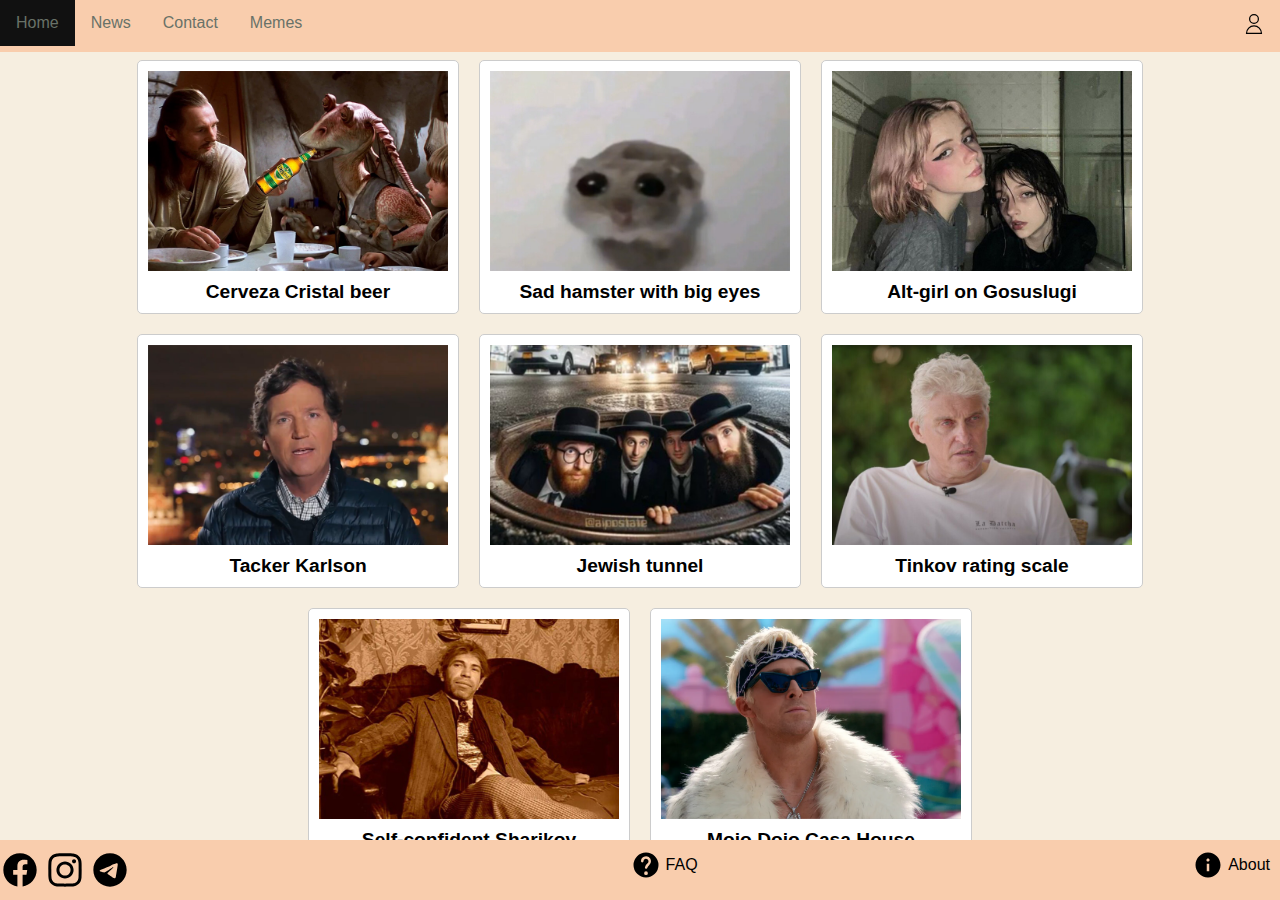
<file: index.html>
<!DOCTYPE html>
<html lang="en">
<head>
    <meta charset="UTF-8">
    <meta name="viewport" content="width=device-width, initial-scale=1.0">
    <title>Meme Encyclopedia</title>
    <link rel="stylesheet" href="styles/style.css">
    <script src="scripts/login.js"></script>
    <script src="scripts/selector.js"></script>
</head>
<body>

    <ul id="navbar">
        <li><a href="index.html">Home</a></li>
        <li><a href="#news">News</a></li>
        <li><a href="contact.html" id="contactLink">Contact</a></li>
        <li style="float:right" class="login-menu">
          <a href="#" class="menu-icon" id="loginButton" onclick="toggleLoginMenu()">
              <img src="icons/user.svg" alt="Menu Icon">
          </a>
          <div id="loginDropdown" class="dropdown-content login-dropdown">
              <form action="#" method="post">
                  <input type="text" id="username" placeholder="Username" name="username">
                  <input type="password" id="password" placeholder="Password" name="password">
                  <button type="submit">Login</button>
              </form>
              <p>Don't have an account? <a href="#">Register</a></p>
          </div>
      </li>
      
      <li class="dropdown">
        <a href="#" class="dropbtn" id="categoryButton">Memes</a>
        <div class="dropdown-content">
            <a href="#" data-tag="all" class="filterButton" id="filterButton">All</a>
            <a href="#" data-tag="images">Images</a>
            <a href="#" data-tag="videos">Videos</a>
            <a href="#" data-tag="people">People</a>
            <a href="#" data-tag="trends">Trends</a>
        </div>
    </li>
    </ul>
      <div class="memes-container">
        <a href="meme1.html" class="card-link" data-tags="trends">
            <div class="card">
            <img src="images/cerveza-cristal-memy.jpg" alt="Cerveza Cristal beer">
            <h2>Cerveza Cristal beer</h2>
            </div>
        </a>
        <a href="meme1.html" class="card-link" data-tags="videos, images">
            <div class="card">
                <img src="images/grustnyj-homjak-768x512.jpg" alt="Sad hamster with big eyes">
                <h2>Sad hamster with big eyes</h2>
            </div>
        </a>
        <a href="meme1.html" class="card-link" data-tags="images, trends">
            <div class="card">
                <img src="images/altushki.jpg" alt="Alt-girl on Gosuslugi">
                <h2>Alt-girl on Gosuslugi</h2>
            </div>
        </a>
        <a href="meme1.html" class="card-link" data-tags="people">
          <div class="card">
            <img src="images/taker-karlson-intervju.jpg" alt="Tucker Carlson">
            <h2>Tacker Karlson</h2>
          </div>
        </a>
        <a href="meme1.html" class="card-link" data-tags="trends">
          <div class="card">
            <img src="images/evrei-v-tonnele.jpg" alt="Jewish tunnel">
            <h2>Jewish tunnel</h2>
          </div>
        </a>
        <a href="meme1.html" class="card-link" data-tags="videos">
          <div class="card">
            <img src="images/tinkoff.jpg" alt="Tinkov rating scale">
            <h2>Tinkov rating scale</h2>
          </div>
        </a>
        <a href="meme1.html" class="card-link" data-tags="images">
          <div class="card">
            <img src="images/mem-sharikov.jpg" alt="Self-confident Sharikov">
            <h2>Self-confident Sharikov</h2>
          </div>
        </a>
        <a href="meme1.html" class="card-link" data-tags="trends">
          <div class="card">
            <img src="images/MojoDojoCasaHouse.png" alt="Mojo Dojo Casa House">
            <h2>Mojo Dojo Casa House</h2>
          </div>
        </a>
          
      </div>
      <footer>
        <ul class="footer-menu">
            <li>
                <a href="#">
                    <div class="social-icons-container">
                        <img src="icons/facebook-fill-svgrepo-com.svg" alt="Facebook">
                        <img src="icons/instagram-fill-svgrepo-com.svg" alt="Instagram">
                        <img src="icons/telegram-fill-svgrepo-com.svg" alt="Telegram">
                    </div>
                </a>
            </li>
            <li>
                <a href="#" class="footer-link">
                    <img src="icons/faq-svgrepo-com.svg" alt="FAQ">
                    FAQ
                </a>
            </li>
            <li>
                <a href="#" class="footer-link">
                    <img src="icons/about-filled-svgrepo-com.svg" alt="About">
                    About
                </a>
            </li>
        </ul>
    </footer>
    <script>
      function toggleLoginMenu() {
          var dropdown = document.getElementById('loginDropdown');
          dropdown.style.display = dropdown.style.display === 'block' ? 'none' : 'block';
      }
  </script>
    
</body>
</html>
</file>
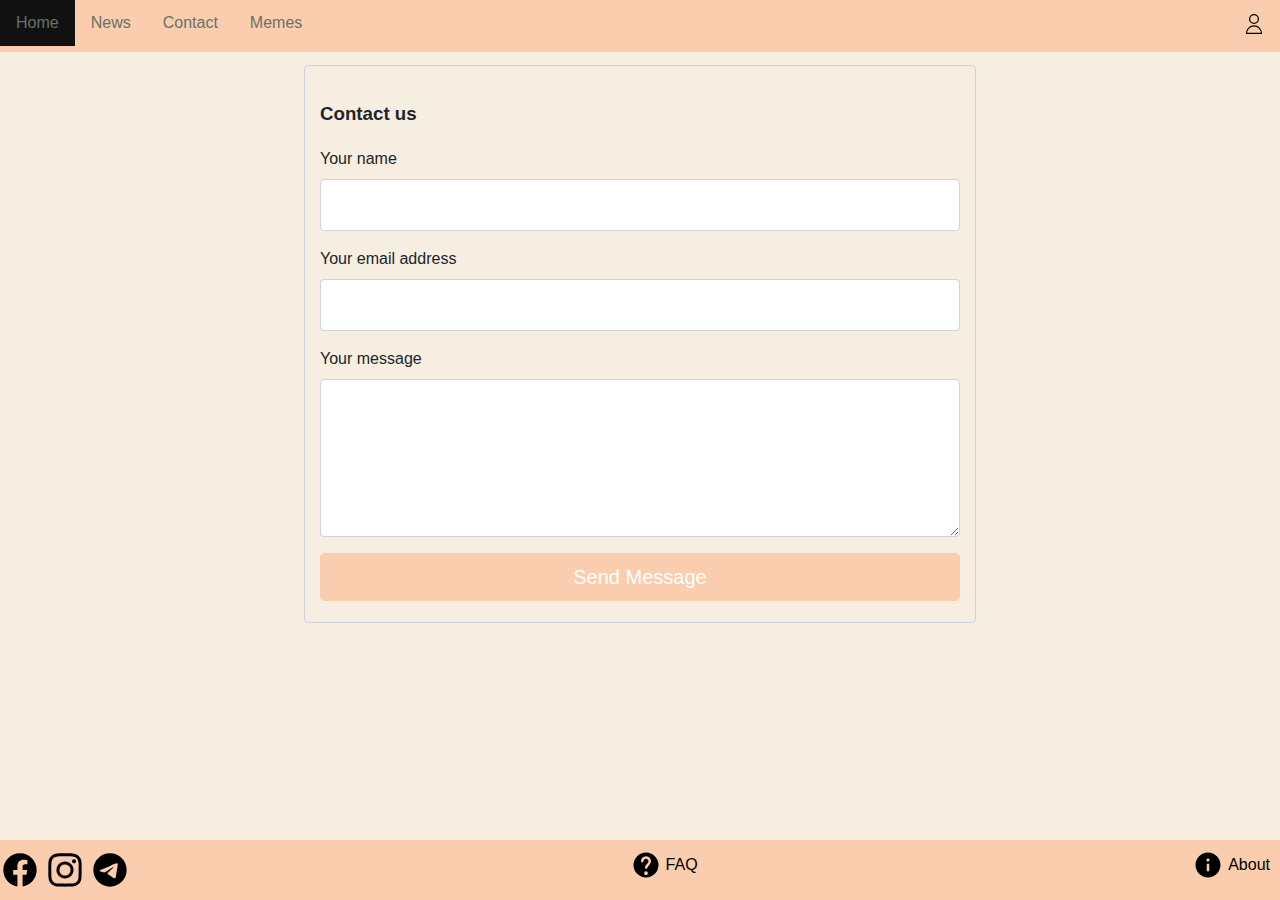
<file: contact.html>
<!DOCTYPE html>
<html lang="en">
<head>
    <meta charset="UTF-8">
    <meta name="viewport" content="width=device-width, initial-scale=1.0">
    <title>Contact</title>
    <link rel="stylesheet" href="styles/style.css">
</head>
<body>

    <header>
        <nav>
            <ul id="navbar">
                <li><a href="index.html">Home</a></li>
                <li><a href="#news">News</a></li>
                <li><a href="contact.html">Contact</a></li>
                <li style="float:right" class="login-menu">
                  <a href="#" class="menu-icon" onclick="toggleLoginMenu()">
                      <img src="icons/user.svg" alt="Menu Icon">
                  </a>
                  <div id="login-dropdown" class="dropdown-content login-dropdown">
                      <form action="#" method="post">
                          <input type="text" placeholder="Username" name="username">
                          <input type="password" placeholder="Password" name="password">
                          <button type="submit">Login</button>
                      </form>
                      <p>Don't have an account? <a href="#">Register</a></p>
                  </div>
              </li>
              
              <li class="dropdown">
                <a href="index.html" class="dropbtn">Memes</a>
                <div class="dropdown-content">
                    <a href="#" data-tag="all">All</a>
                    <a href="#" data-tag="images">Images</a>
                    <a href="#" data-tag="videos">Videos</a>
                    <a href="#" data-tag="people">People</a>
                    <a href="#" data-tag="trends">Trends</a>
                </div>
            </li>
        </nav>
    </header>

    <div class="fcf-body">

        <div id="fcf-form">
        <h3 class="fcf-h3">Contact us</h3>
    
        <form id="fcf-form-id" class="fcf-form-class" method="post" action="contact-form-process.php">
            
            <div class="fcf-form-group">
                <label for="Name" class="fcf-label">Your name</label>
                <div class="fcf-input-group">
                    <input type="text" id="Name" name="Name" class="fcf-form-control" required>
                </div>
            </div>
    
            <div class="fcf-form-group">
                <label for="Email" class="fcf-label">Your email address</label>
                <div class="fcf-input-group">
                    <input type="email" id="Email" name="Email" class="fcf-form-control" required>
                </div>
            </div>
    
            <div class="fcf-form-group">
                <label for="Message" class="fcf-label">Your message</label>
                <div class="fcf-input-group">
                    <textarea id="Message" name="Message" class="fcf-form-control" rows="6" maxlength="3000" required></textarea>
                </div>
            </div>
    
            <div class="fcf-form-group">
                <button type="submit" id="fcf-button" class="fcf-btn fcf-btn-primary fcf-btn-lg fcf-btn-block">Send Message</button>
            </div>
    
        </form>
        </div>
    
    </div>
    

    <footer>
        <ul class="footer-menu">
            <li>
                <a href="#">
                    <div class="social-icons-container">
                        <img src="icons/facebook-fill-svgrepo-com.svg" alt="Facebook">
                        <img src="icons/instagram-fill-svgrepo-com.svg" alt="Instagram">
                        <img src="icons/telegram-fill-svgrepo-com.svg" alt="Telegram">
                    </div>
                </a>
            </li>
            <li>
                <a href="#" class="footer-link">
                    <img src="icons/faq-svgrepo-com.svg" alt="FAQ">
                    FAQ
                </a>
            </li>
            <li>
                <a href="#" class="footer-link">
                    <img src="icons/about-filled-svgrepo-com.svg" alt="About">
                    About
                </a>
            </li>
        </ul>
    </footer>

</body>
</html>
</file>
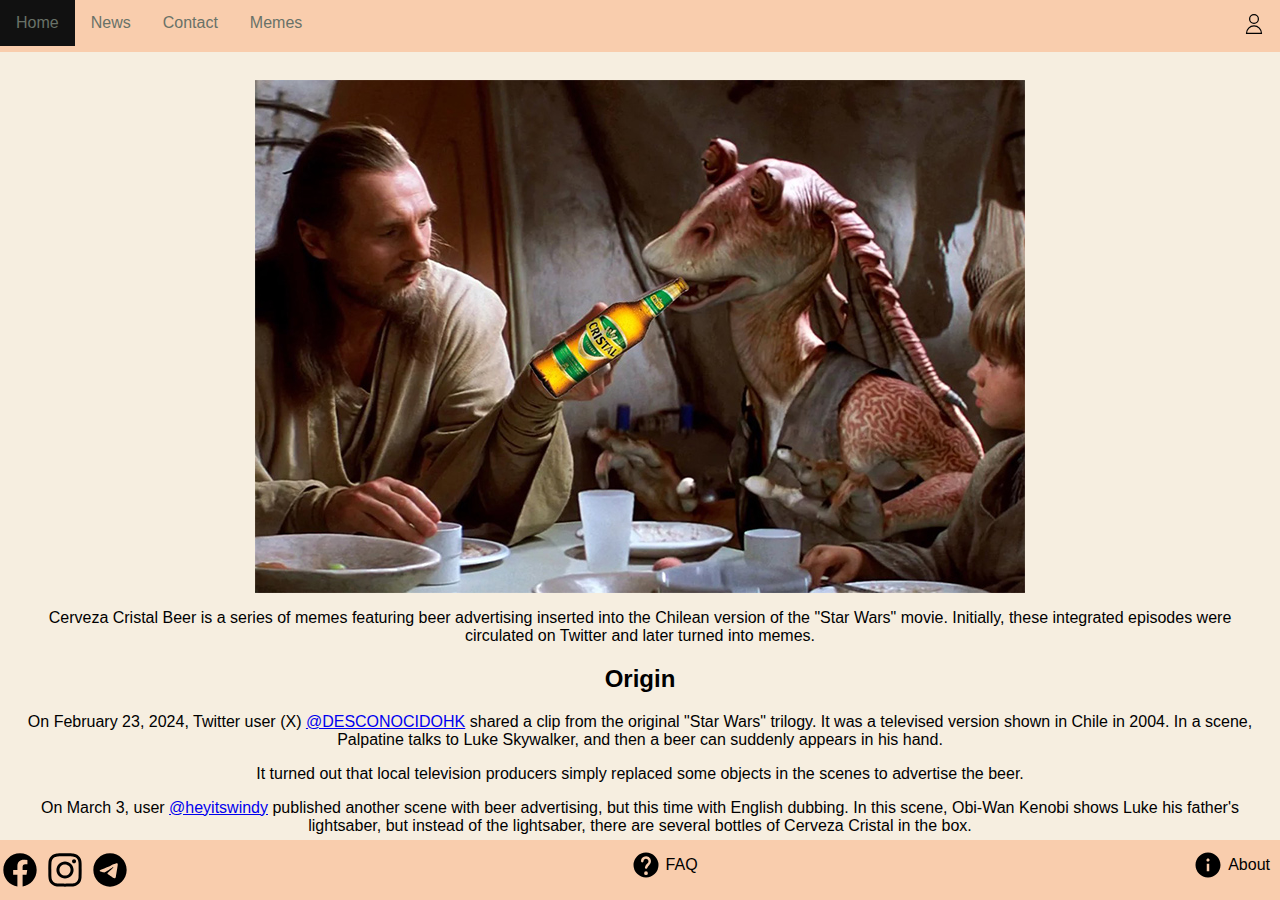
<file: meme1.html>
<!DOCTYPE html>
<html lang="en">
<head>
    <meta charset="UTF-8">
    <meta name="viewport" content="width=device-width, initial-scale=1.0">
    <title>Cerveza Cristal Meme</title>
    <link rel="stylesheet" href="styles/style.css">
    <link rel="stylesheet" href="styles/meme-style.css">
</head>
<body>
    <ul id="navbar">
        <li><a href="index.html">Home</a></li>
        <li><a href="#news">News</a></li>
        <li><a href="contact.html">Contact</a></li>
        <li style="float:right" class="login-menu">
          <a href="#" class="menu-icon" onclick="toggleLoginMenu()">
              <img src="icons/user.svg" alt="Menu Icon">
          </a>
          <div id="login-dropdown" class="dropdown-content login-dropdown">
              <form action="#" method="post">
                  <input type="text" placeholder="Username" name="username">
                  <input type="password" placeholder="Password" name="password">
                  <button type="submit">Login</button>
              </form>
              <p>Don't have an account? <a href="#">Register</a></p>
          </div>
      </li>
      
      <li class="dropdown">
        <a href="index.html" class="dropbtn">Memes</a>
        <div class="dropdown-content">
            <a href="#" data-tag="all">All</a>
            <a href="#" data-tag="images">Images</a>
            <a href="#" data-tag="videos">Videos</a>
            <a href="#" data-tag="people">People</a>
            <a href="#" data-tag="trends">Trends</a>
        </div>
    </li>
    
    </ul>
    <header>
        <h1>Cerveza Cristal Beer</h1>
    </header>

    <main>
        <img src="images/cerveza-cristal-memy.jpg" alt="Cerveza Cristal Meme">
        <p>Cerveza Cristal Beer is a series of memes featuring beer advertising inserted into the Chilean version of the "Star Wars" movie. Initially, these integrated episodes were circulated on Twitter and later turned into memes.</p>
        
        <h2>Origin</h2>
        <p>On February 23, 2024, Twitter user (X) <a href="https://twitter.com/DESCONOCIDOHK/status/1760770252537823471">@DESCONOCIDOHK</a> shared a clip from the original "Star Wars" trilogy. It was a televised version shown in Chile in 2004. In a scene, Palpatine talks to Luke Skywalker, and then a beer can suddenly appears in his hand.</p>
        <p>It turned out that local television producers simply replaced some objects in the scenes to advertise the beer.</p>
        
        <p>On March 3, user <a href="https://twitter.com/heyitswindy/status/1764023423485812995">@heyitswindy</a> published another scene with beer advertising, but this time with English dubbing. In this scene, Obi-Wan Kenobi shows Luke his father's lightsaber, but instead of the lightsaber, there are several bottles of Cerveza Cristal in the box.</p>
    </main>

    <footer>
        <ul class="footer-menu">
            <li>
                <a href="#">
                    <div class="social-icons-container">
                        <img src="icons/facebook-fill-svgrepo-com.svg" alt="Facebook">
                        <img src="icons/instagram-fill-svgrepo-com.svg" alt="Instagram">
                        <img src="icons/telegram-fill-svgrepo-com.svg" alt="Telegram">
                    </div>
                </a>
            </li>
            <li>
                <a href="#" class="footer-link">
                    <img src="icons/faq-svgrepo-com.svg" alt="FAQ">
                    FAQ
                </a>
            </li>
            <li>
                <a href="#" class="footer-link">
                    <img src="icons/about-filled-svgrepo-com.svg" alt="About">
                    About
                </a>
            </li>
        </ul>
    </footer>
</body>
</html>
</file>
<file: styles/style.css>
/* Основной цвет */
body {
    font-family: Arial, sans-serif;
    background-color: #f6eee0; /* Песочный */
    margin: 0;
    padding: 0;
}

/* Цвет верхнего меню */
ul#navbar {
    list-style-type: none;
    margin: 0;
    padding: 0;
    position: absolute;
    top: 0;
    left: 0;
    width: 100%;
    background-color: #f9cdad; /* Темно-серый */
}

ul#navbar li {
    float: left;
}

ul#navbar li a {
    display: block;
    color: #697268;
    text-align: center;
    padding: 14px 16px;
    text-decoration: none;
}

ul#navbar li a:hover {
    background-color: #111; /* Черный */
}

/* Цвет активной ссылки в верхнем меню */
ul#navbar li a.active {
    color: #697268; /* Розовый */
}

.memes-container {
    display: flex;
    justify-content: center;
    align-items: center;
    flex-wrap: wrap;
    margin-top: 50px;
}

.card {
    width: 300px;
    border: 1px solid #ccc;
    border-radius: 5px;
    margin: 10px;
    padding: 10px;
    background-color: #fff;
    text-align: center;
    overflow: hidden;
    transition: transform 0.3s ease;
}

.card:hover {
    transform: scale(1.05);
}

.card img {
    width: 100%;
    height: auto;
    max-width: 100%;
    display: block;
    margin-bottom: 10px;
}

.card h2 {
    margin: 0;
    overflow: hidden;
    white-space: nowrap;
    text-overflow: ellipsis;
    font-size: 1.2em;
}

/* Стили для выпадающего меню */
.dropdown {
    float: left;
    overflow: hidden;
}

.dropdown .dropbtn {
    font-size: 16px;
    border: none;
    outline: none;
    color: white;
    padding: 14px 16px;
    background-color: inherit;
    font-family: inherit;
    margin: 0;
}

.dropdown-content {
    display: none;
    position: absolute;
    background-color: #f9cdad;
    min-width: 160px;
    box-shadow: 0px 8px 16px 0px rgba(0,0,0,0.2);
    z-index: 1;
}

.dropdown-content a {
    color: white;
    padding: 12px 16px;
    text-decoration: none;
    display: block;
    text-align: left;
}

.dropdown-content a:hover {
    background-color: #ddd;
}

.dropdown:hover .dropdown-content {
    display: block;
}

/* Обновленные стили для всплывающего меню с годами */
.submenu {
    position: relative;
    display: inline-block;
}

/* Изменения для убирания маркеров */
.years-menu {
    list-style-type: none;
    padding: 0;
    margin: 0;
}

.years-menu a {
    color: white;
    padding: 12px 16px;
    text-decoration: none;
    display: block;
}

.years-menu a:hover {
    background-color: #111;
}

.card-link {
    color: black;
    text-decoration: none;
}

.card-link:hover {
    text-decoration: underline;
}

.menu-icon img {
    width: 20px;
    height: 20px;
}

footer {
    background-color: #f9cdad; /*Цвет меню*/
    color: #b4a284; /* Серый */
    text-align: center;
    padding: 10px 0;
    position: fixed;
    width: 100%;
    bottom: 0;
}

.footer-menu {
    list-style: none;
    padding: 0;
    margin: 0;
    display: flex;
    justify-content: space-between;
}

.footer-menu li {
    margin-right: 10px;
}

.footer-menu img {
    width: 40px;
    height: 40px;
    margin-right: 5px;
}

.social-icons-container {
    display: flex;
    align-items: center;
}

.footer-link {
    color: black;
    text-decoration: none;
    display: flex;
    align-items: center;
}

.footer-link img {
    width: 30px;
    height: 30px;
    margin-right: 5px;
}

.login-dropdown {
    display: none;
    position: absolute;
    background-color: #f9cdad;
    width: 250px; /* Измените эту ширину на ваше усмотрение */
    box-shadow: 0px 8px 16px 0px rgba(0,0,0,0.2);
    z-index: 1;
    right: 0;
}

.login-dropdown form {
    padding: 10px;
}

.login-dropdown input[type="text"],
.login-dropdown input[type="password"] {
    width: 100%;
    padding: 8px;
    margin-bottom: 10px;
    box-sizing: border-box;
}

.login-dropdown button {
    width: 100%;
    padding: 10px;
    background-color: #ff6f61;
    color: white;
    border: none;
    cursor: pointer;
}

.login-dropdown button:hover {
    background-color: #ff5043;
}

.login-dropdown p {
    margin-top: 10px;
    font-size: 14px;
}

.login-dropdown a {
    color: #111;
    text-decoration: underline;
}

#fcf-form {
    display:block;
}

/* Стили для формы */
.fcf-body {
    margin: 65px auto 0; /* Установлен отступ сверху в 50px */
    font-family: -apple-system, Arial, sans-serif;
    font-size: 1rem;
    font-weight: 400;
    line-height: 1.5;
    color: #212529;
    text-align: left;
    background-color: #f6eee0;
    padding: 15px; /* Уменьшен отступ */
    padding-bottom: 5px; /* Уменьшен отступ снизу */
    border: 1px solid #ced4da;
    border-radius: 0.25rem;
    max-width: 50%; /* Уменьшенная ширина формы */
}

.fcf-form-group {
    margin-bottom: 1rem;
}

.fcf-input-group {
    position: relative;
    display: -ms-flexbox;
    display: flex;
    -ms-flex-wrap: wrap;
    flex-wrap: wrap;
    -ms-flex-align: stretch;
    align-items: stretch;
    width: 100%;
}

.fcf-form-control {
    display: block;
    width: 100%;
    height: calc(1.5em + 0.75rem + 2px);
    padding: 0.375rem 0.75rem;
    font-size: 1rem;
    font-weight: 400;
    line-height: 1.5;
    color: #495057;
    background-color: #fff;
    background-clip: padding-box;
    border: 1px solid #ced4da;
    outline: none;
    border-radius: 0.25rem;
    transition: border-color 0.15s ease-in-out, box-shadow 0.15s ease-in-out;
}

.fcf-form-control:focus {
    border: 1px solid #313131;
}

select.fcf-form-control[size], select.fcf-form-control[multiple] {
    height: auto;
}

textarea.fcf-form-control {
    font-family: -apple-system, Arial, sans-serif;
    height: auto;
}

label.fcf-label {
    display: inline-block;
    margin-bottom: 0.5rem;
}

.fcf-credit {
    padding-top: 10px;
    font-size: 0.9rem;
    color: #545b62;
}

.fcf-credit a {
    color: #545b62;
    text-decoration: underline;
}

.fcf-credit a:hover {
    color: #0056b3;
    text-decoration: underline;
}

.fcf-btn {
    display: inline-block;
    font-weight: 400;
    color: #212529;
    text-align: center;
    vertical-align: middle;
    cursor: pointer;
    -webkit-user-select: none;
    -moz-user-select: none;
    -ms-user-select: none;
    user-select: none;
    background-color: transparent;
    border: 1px solid transparent;
    padding: 0.375rem 0.75rem;
    font-size: 1rem;
    line-height: 1.5;
    border-radius: 0.25rem;
    transition: color 0.15s ease-in-out, background-color 0.15s ease-in-out, border-color 0.15s ease-in-out, box-shadow 0.15s ease-in-out;
}

@media (prefers-reduced-motion: reduce) {
    .fcf-btn {
        transition: none;
    }
}

.fcf-btn:hover {
    color: #212529;
    text-decoration: none;
}

.fcf-btn:focus, .fcf-btn.focus {
    outline: 0;
    box-shadow: 0 0 0 0.2rem rgba(0, 123, 255, 0.25);
}

.fcf-btn-primary {
    color: #fff;
    background-color: #f9cdad; /* Изменен цвет кнопки */
    border-color: #f9cdad; /* Изменен цвет границы кнопки */
}

.fcf-btn-primary:hover {
    color: #fff;
    background-color: #0069d9;
    border-color: #0062cc;
}

.fcf-btn-primary:focus, .fcf-btn-primary.focus {
    color: #fff;
    background-color: #0069d9;
    border-color: #0062cc;
    box-shadow: 0 0 0 0.2rem rgba(38, 143, 255, 0.5);
}

.fcf-btn-lg, .fcf-btn-group-lg>.fcf-btn {
    padding: 0.5rem 1rem;
    font-size: 1.25rem;
    line-height: 1.5;
    border-radius: 0.3rem;
}

.fcf-btn-block {
    display: block;
    width: 100%;
}

.fcf-btn-block+.fcf-btn-block {
    margin-top: 0.5rem;
}

input[type="submit"].fcf-btn-block, input[type="reset"].fcf-btn-block, input[type="button"].fcf-btn-block {
    width: 100%;    

}
</file>
<file: styles/meme-style.css>
/* Стили для мема */
main {
    text-align: center; /* Центрирование содержимого */
    padding: 0 20px; /* Отступы слева и справа для текста */
}

main img {
    display: block;
    margin: 0 auto; /* Центрирование изображения */
}
</file>
